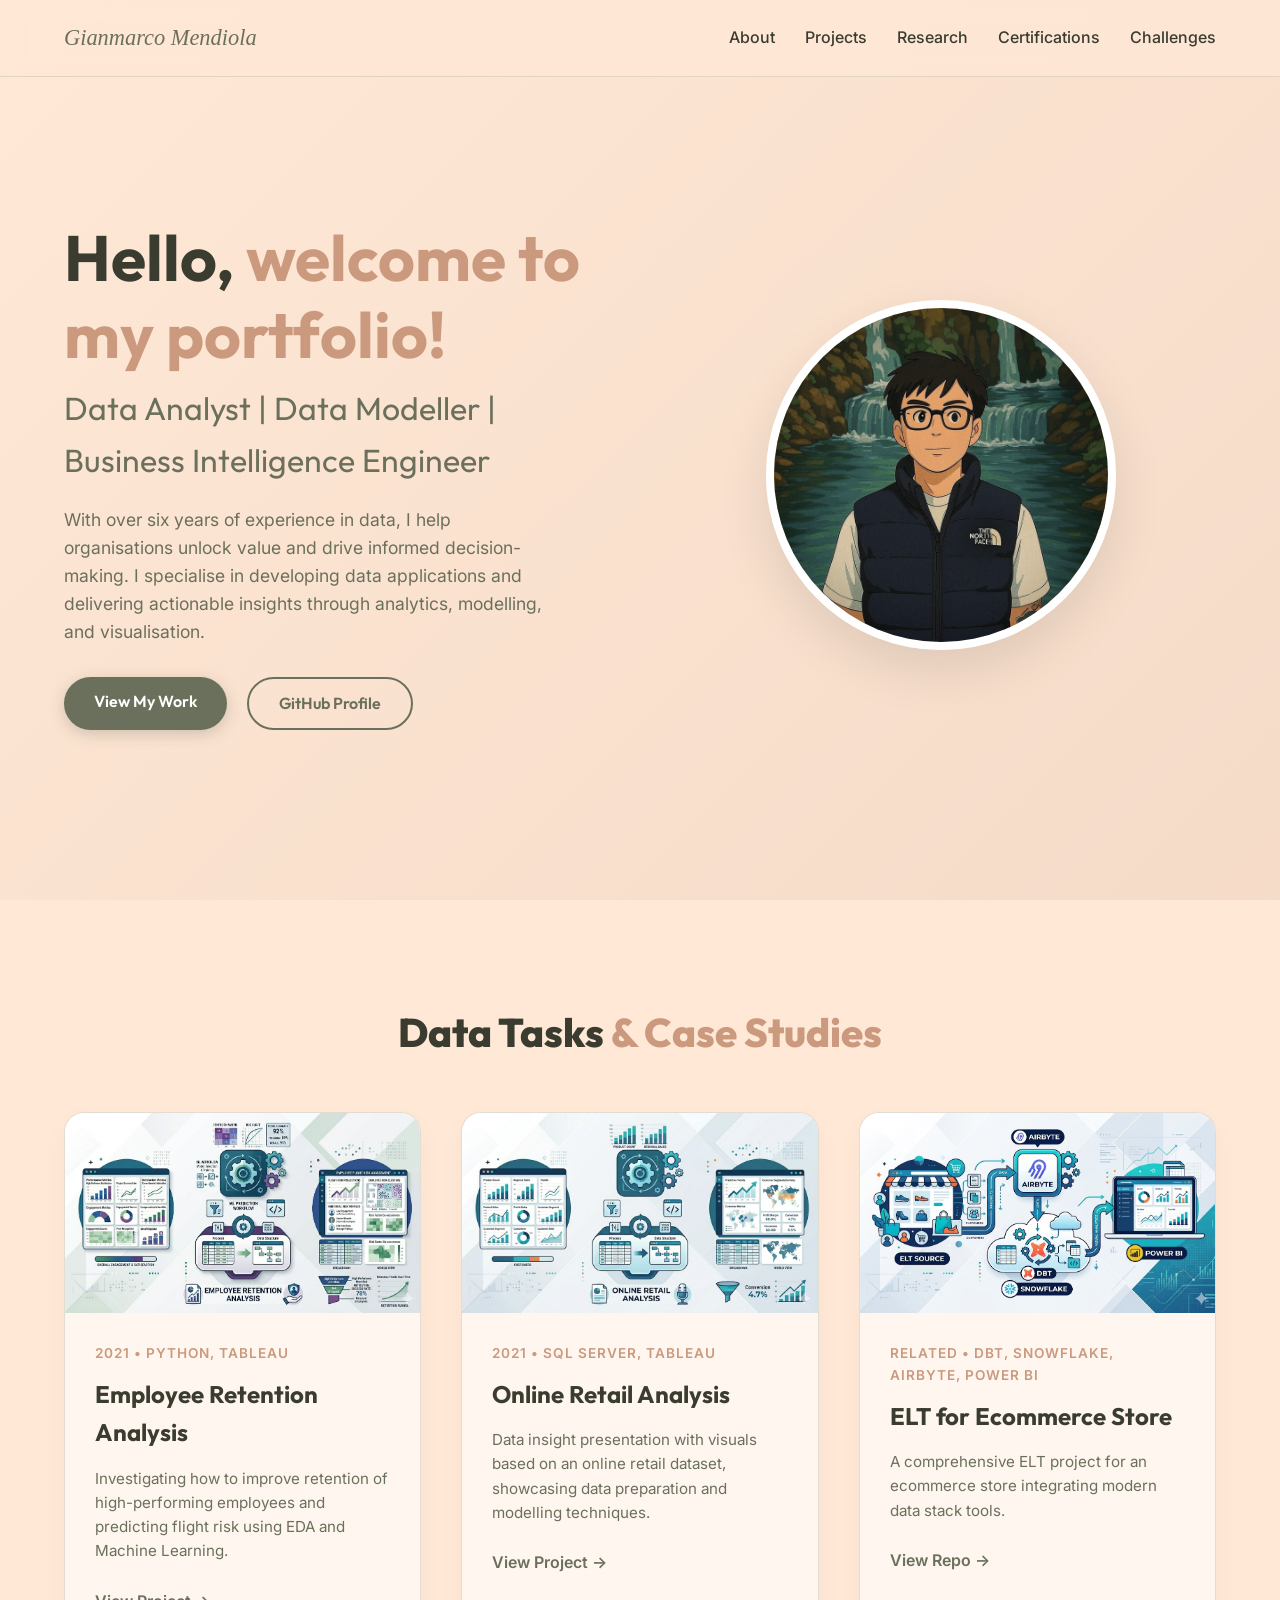
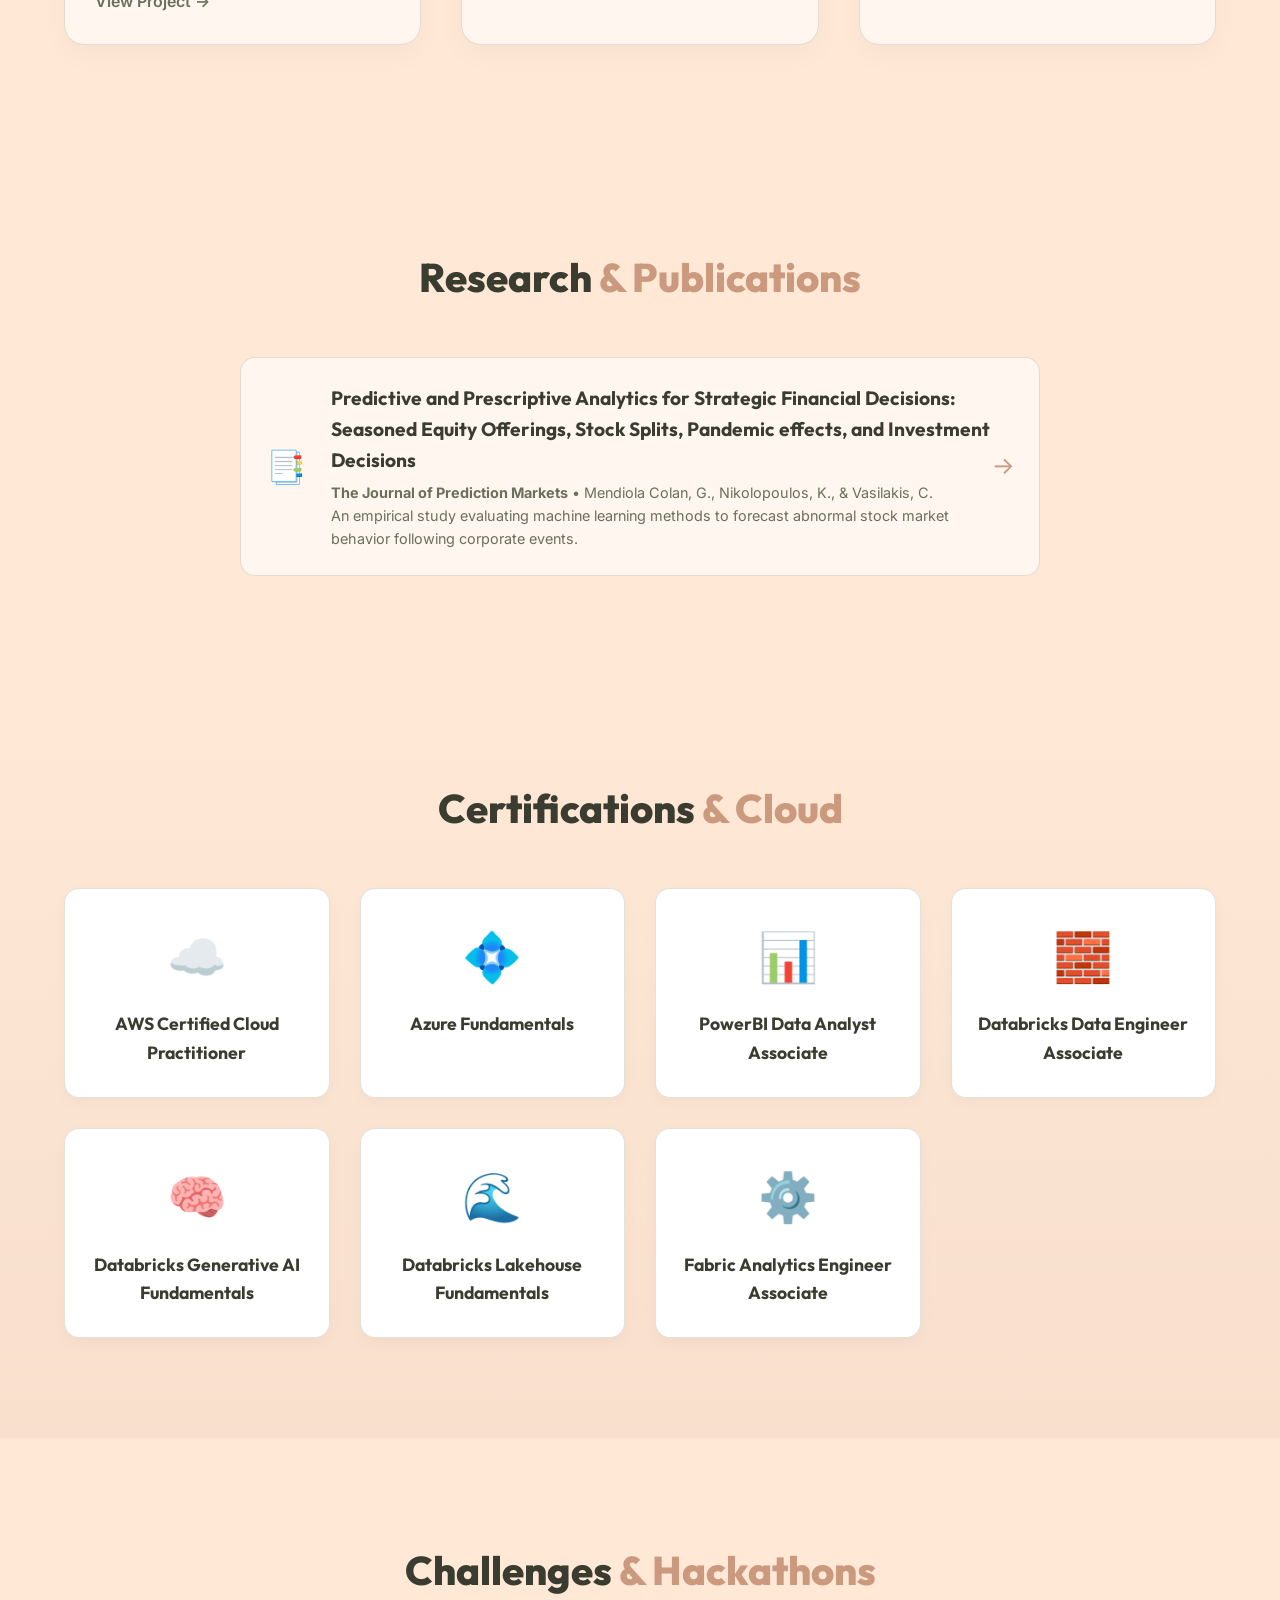
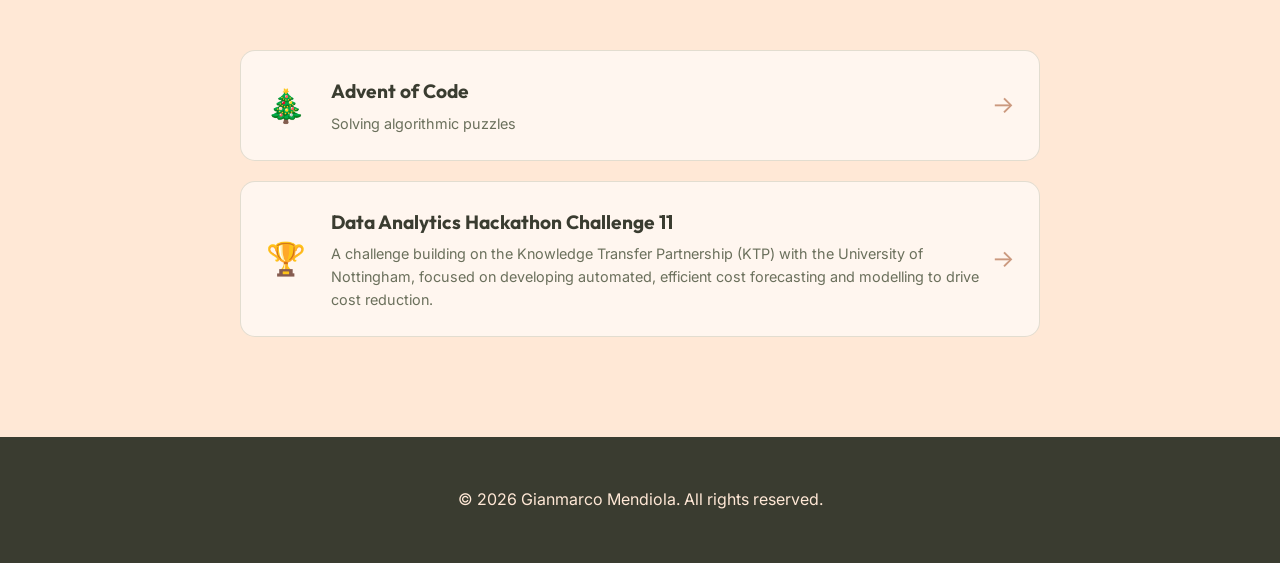
<file: index.html>
<!DOCTYPE html>
<html lang="en">

<head>
    <meta charset="UTF-8">
    <meta name="viewport" content="width=device-width, initial-scale=1.0">
    <title>G. Mendiola | Data Portfolio</title>
    <link rel="icon" href="assets/images/favicon/favicon.ico">
    <link rel="preconnect" href="https://fonts.googleapis.com">
    <link rel="preconnect" href="https://fonts.gstatic.com" crossorigin>
    <link
        href="https://fonts.googleapis.com/css2?family=Outfit:wght@300;400;600;800&family=Inter:wght@300;400;500&display=swap"
        rel="stylesheet">
    <link rel="stylesheet" href="assets/css/style.css">
</head>

<body>
    <nav class="navbar">
        <div class="nav-content">
            <a href="#" class="logo">Gianmarco Mendiola</a>
            <button class="nav-toggle" aria-label="Toggle navigation">☰</button>
            <ul class="nav-links">
                <li><a href="#about">About</a></li>
                <li><a href="#projects">Projects</a></li>
                <li><a href="#research">Research</a></li>
                <li><a href="#certifications">Certifications</a></li>
                <li><a href="#challenges">Challenges</a></li>
            </ul>
        </div>
    </nav>

    <header class="hero" id="about">
        <div class="hero-content">
            <div class="hero-text fade-in">
                <h1>Hello, <span class="highlight">welcome to my portfolio! </span></h1>
                <h2>Data Analyst | Data Modeller | Business Intelligence Engineer</h2>
                <p>With over six years of experience in data, I help organisations unlock value and drive informed decision-making. 
                    I specialise in developing data applications and delivering actionable insights through analytics, modelling, and visualisation.<div class="hero-cta">
                    <a href="#projects" class="btn btn-primary">View My Work</a>
                    <a href="https://github.com/gmendiola94" class="btn btn-secondary" target="_blank">GitHub
                        Profile</a>
                </div>
            </div>
            <div class="hero-image fade-in-delayed">
                <img src="assets/images/profile_placeholder.png" alt="Profile Avatar" class="avatar">
            </div>
        </div>
    </header>

    <section class="projects-section section" id="projects">
        <div class="section-container">
            <h2 class="section-title fade-in">Data Tasks <span>& Case Studies</span></h2>
            <div class="projects-grid">

                <!-- Project 1 -->
                <div class="project-card fade-in">
                    <div class="project-img-wrapper">
                        <img src="assets/images/employee_retention.png" alt="Employee Retention" class="project-img">
                    </div>
                    <div class="project-content">
                        <div class="project-meta">2021 &bull; Python, Tableau</div>
                        <h3>Employee Retention Analysis</h3>
                        <p>Investigating how to improve retention of high-performing employees and predicting flight
                            risk using EDA and Machine Learning.</p>
                        <div class="project-links">
                            <a href="employee-retention.html" class="project-link">View Project &rarr;</a>
                        </div>
                    </div>
                </div>

                <!-- Project 2 -->
                <div class="project-card fade-in">
                    <div class="project-img-wrapper">
                        <img src="assets/images/online_retail.png" alt="Online Retail Analysis" class="project-img">
                    </div>
                    <div class="project-content">
                        <div class="project-meta">2021 &bull; SQL Server, Tableau</div>
                        <h3>Online Retail Analysis</h3>
                        <p>Data insight presentation with visuals based on an online retail dataset, showcasing data
                            preparation and modelling techniques.</p>
                        <div class="project-links">
                            <a href="online-retail.html" class="project-link">View Project &rarr;</a>
                        </div>
                    </div>
                </div>

                <!-- Related Project -->
                <div class="project-card fade-in">
                    <div class="project-img-wrapper">
                        <img src="assets/images/elt_poc.png" alt="ELT Ecommerce Store" class="project-img">
                    </div>
                    <div class="project-content">
                        <div class="project-meta">Related &bull; DBT, Snowflake, Airbyte, Power BI</div>
                        <h3>ELT for Ecommerce Store</h3>
                        <p>A comprehensive ELT project for an ecommerce store integrating modern data stack tools.</p>
                        <div class="project-links">
                            <a href="https://github.com/gmendiola94/dbt-ecommerce-poc" target="_blank"
                                class="project-link">View Repo &rarr;</a>
                        </div>
                    </div>
                </div>

            </div>
        </div>
    </section>

    <section class="research-section section" id="research">
        <div class="section-container">
            <h2 class="section-title fade-in">Research <span>& Publications</span></h2>
            <div class="challenges-list fade-in">
                <a href="https://doi.org/10.5750/jpm.v18i3.2181" class="challenge-item" target="_blank">
                    <div class="challenge-icon">📑</div>
                    <div class="challenge-text">
                        <h4>Predictive and Prescriptive Analytics for Strategic Financial Decisions: Seasoned Equity
                            Offerings, Stock Splits, Pandemic effects, and Investment Decisions</h4>
                        <p><strong>The Journal of Prediction Markets</strong> &bull; Mendiola Colan, G., Nikolopoulos,
                            K., & Vasilakis, C.<br>
                            An empirical study evaluating machine learning methods to forecast abnormal stock market
                            behavior following corporate events.</p>
                    </div>
                    <div class="arrow">&rarr;</div>
                </a>
            </div>
        </div>
    </section>

    <section class="achievements-section section" id="certifications">
        <div class="section-container">
            <h2 class="section-title fade-in">Certifications <span>& Cloud</span></h2>
            <div class="badges-grid">
                <a href="https://www.credly.com/earner/earned/badge/d70b51e0-cf3d-4960-a5d5-27db8c4fc084"
                    class="badge-card fade-in" target="_blank">
                    <div class="badge-icon">☁️</div>
                    <h4>AWS Certified Cloud Practitioner</h4>
                </a>
                <a href="https://www.credly.com/badges/e33245da-3779-42bd-984e-832ee2df6ef8"
                    class="badge-card fade-in" target="_blank">
                    <div class="badge-icon">💠</div>
                    <h4>Azure Fundamentals</h4>
                </a>

                <a href="https://www.credly.com/badges/27a6b348-9151-4630-87f2-137a7fa4d5b0"
                    class="badge-card fade-in" target="_blank">
                    <div class="badge-icon">📊</div>
                    <h4>PowerBI Data Analyst Associate</h4>
                </a>
                <a href="https://credentials.databricks.com/e6cb40c9-83a7-4753-b311-13a0d8bd6461#acc.DUz016IA"
                    class="badge-card fade-in" target="_blank">
                    <div class="badge-icon">🧱</div>
                    <h4>Databricks Data Engineer Associate</h4>
                </a>
                <a href="https://credentials.databricks.com/92c38d4d-ffa3-4a72-982e-c6ab8fd6371e#acc.1vr5tSQA"
                    class="badge-card fade-in" target="_blank">
                    <div class="badge-icon">🧠</div>
                    <h4>Databricks Generative AI Fundamentals</h4>
                </a>
                <a href="https://credentials.databricks.com/da71b398-a584-4d45-9285-b4c1327e7db9#acc.vKB2rmxd"
                    class="badge-card fade-in" target="_blank">
                    <div class="badge-icon">🌊</div>
                    <h4>Databricks Lakehouse Fundamentals</h4>
                </a>
                <a href="https://learn.microsoft.com/en-gb/users/gianmarcomendiola-2873/credentials/a61a205dda977a83?ref=https%3A%2F%2Fwww.linkedin.com%2F"
                    class="badge-card fade-in" target="_blank">
                    <div class="badge-icon">⚙️</div>
                    <h4>Fabric Analytics Engineer Associate</h4>
                </a>
            </div>
        </div>
    </section>

    <section class="challenges-section section" id="challenges">
        <div class="section-container">
            <h2 class="section-title fade-in">Challenges <span>& Hackathons</span></h2>
            <div class="challenges-list fade-in">
                <a href="https://github.com/gmendiola94/Hands-on-Data/tree/main/Challenges/Advent-of-Code"
                    class="challenge-item" target="_blank">
                    <div class="challenge-icon">🎄</div>
                    <div class="challenge-text">
                        <h4>Advent of Code</h4>
                        <p>Solving algorithmic puzzles</p>
                    </div>
                    <div class="arrow">&rarr;</div>
                </a>
                <a href="https://www.youtube.com/watch?v=lSXov50lk6U"
                    class="challenge-item" target="_blank">
                    <div class="challenge-icon">🏆</div>
                    <div class="challenge-text">
                        <h4>Data Analytics Hackathon Challenge 11</h4>
                        <p>A challenge building on the Knowledge Transfer Partnership (KTP) 
                            with the University of Nottingham, focused on developing automated,
                            efficient cost forecasting and modelling to drive cost reduction.</p>
                    </div>
                    <div class="arrow">&rarr;</div>
                </a>
            </div>
        </div>
    </section>

    <footer class="footer">
        <div class="footer-content">
            <p>© 2026 Gianmarco Mendiola. All rights reserved.</p>
        </div>
    </footer>

    <script src="assets/js/main.js"></script>
</body>

</html>
</file>
<file: assets/css/style.css>
:root {
    /* Color Palette */
    --clr-terracotta: #cb997e;
    --clr-sand: #ddbea9;
    --clr-cream: #ffe8d6;
    --clr-sage: #b7b7a4;
    --clr-olive: #6b705c;

    /* Background & Text */
    --bg-main: var(--clr-cream);
    --bg-card: rgba(255, 255, 255, 0.6);
    --bg-card-hover: rgba(255, 255, 255, 0.9);
    --text-primary: #3a3c30;
    /* Darker olive for readability */
    --text-secondary: var(--clr-olive);
    --border-light: rgba(183, 183, 164, 0.4);

    /* Fonts */
    --font-heading: 'Outfit', sans-serif;
    --font-body: 'Inter', sans-serif;
}

* {
    margin: 0;
    padding: 0;
    box-sizing: border-box;
}

html {
    scroll-behavior: smooth;
}

body {
    font-family: var(--font-body);
    background-color: var(--bg-main);
    color: var(--text-primary);
    line-height: 1.6;
    overflow-x: hidden;
}

h1,
h2,
h3,
h4,
.logo {
    font-family: var(--font-heading);
    color: var(--text-primary);
}

a {
    text-decoration: none;
    color: inherit;
    transition: all 0.3s ease;
}

ul {
    list-style: none;
}

.section {
    padding: 100px 5%;
}

.section-container {
    max-width: 1200px;
    margin: 0 auto;
}

.section-title {
    font-size: 2.5rem;
    margin-bottom: 3rem;
    text-align: center;
    position: relative;
    font-weight: 800;
}

.section-title span {
    color: var(--clr-terracotta);
}

/* Navbar */
.navbar {
    position: fixed;
    top: 0;
    width: 100%;
    padding: 20px 5%;
    background: rgba(255, 232, 214, 0.8);
    backdrop-filter: blur(10px);
    z-index: 1000;
    border-bottom: 1px solid var(--border-light);
    transition: padding 0.3s ease;
}

.navbar.scrolled {
    padding: 15px 5%;
    box-shadow: 0 4px 20px rgba(0, 0, 0, 0.05);
}

.nav-content {
    max-width: 1200px;
    margin: 0 auto;
    display: flex;
    justify-content: space-between;
    align-items: center;
}

.logo {
    font-size: 1.4rem;
    font-weight: 200;
    font-style: italic;

    /* -- add handwritten modern aesthetic fonts from google fonts -- */
    font-family: 'Alegreya', serif;


    color: var(--clr-olive);
}

.nav-links {
    display: flex;
    gap: 30px;
}

.nav-toggle {
    display: none;
    background: none;
    border: none;
    font-size: 1.5rem;
    cursor: pointer;
    color: var(--clr-olive);
}

.nav-links a {
    font-weight: 500;
    font-size: 1rem;
}

.nav-links a:hover {
    color: var(--clr-terracotta);
}

/* Hero Section */
.hero {
    min-height: 100vh;
    display: flex;
    align-items: center;
    padding: 100px 5% 50px;
    background: linear-gradient(135deg, var(--clr-cream) 0%, rgba(221, 190, 169, 0.3) 100%);
}

.hero-content {
    max-width: 1200px;
    margin: 0 auto;
    display: flex;
    align-items: center;
    justify-content: space-between;
    gap: 50px;
}

.hero-text {
    flex: 1;
}

.hero-text h1 {
    font-size: 4rem;
    line-height: 1.2;
    margin-bottom: 10px;
}

.highlight {
    color: var(--clr-terracotta);
}

.hero-text h2 {
    font-size: 2rem;
    color: var(--clr-olive);
    margin-bottom: 20px;
    font-weight: 400;
}

.hero-text p {
    font-size: 1.1rem;
    color: var(--text-secondary);
    margin-bottom: 30px;
    max-width: 500px;
}

.hero-cta {
    display: flex;
    gap: 20px;
}

.btn {
    padding: 12px 30px;
    border-radius: 30px;
    font-weight: 600;
    font-family: var(--font-heading);
    cursor: pointer;
    display: inline-block;
}

.btn-primary {
    background-color: var(--clr-olive);
    color: white;
    box-shadow: 0 4px 15px rgba(107, 112, 92, 0.3);
}

.btn-primary:hover {
    background-color: var(--text-primary);
    transform: translateY(-2px);
    color: white;
}

.btn-secondary {
    background-color: transparent;
    color: var(--clr-olive);
    border: 2px solid var(--clr-olive);
}

.btn-secondary:hover {
    background-color: var(--clr-sand);
    border-color: var(--clr-sand);
    color: var(--text-primary);
}

.hero-image {
    flex: 1;
    display: flex;
    justify-content: center;
}

.avatar {
    width: 350px;
    height: 350px;
    border-radius: 50%;
    object-fit: cover;
    box-shadow: 0 20px 50px rgba(0, 0, 0, 0.1);
    border: 8px solid white;
    transition: transform 0.5s ease;
}

.avatar:hover {
    transform: scale(1.05) rotate(2deg);
}

/* Projects Section */
.projects-section {
    background-color: var(--bg-main);
}

.projects-grid {
    display: grid;
    grid-template-columns: repeat(auto-fit, minmax(min(100%, 320px), 1fr));
    gap: 40px;
}

.project-card {
    background: var(--bg-card);
    border-radius: 20px;
    overflow: hidden;
    box-shadow: 0 10px 30px rgba(0, 0, 0, 0.03);
    border: 1px solid var(--border-light);
    backdrop-filter: blur(10px);
    transition: all 0.4s ease;
}

.project-card:hover {
    transform: translateY(-10px);
    background: var(--bg-card-hover);
    box-shadow: 0 20px 40px rgba(0, 0, 0, 0.08);
}

.project-img-wrapper {
    width: 100%;
    height: 200px;
    overflow: hidden;
}

.project-img {
    width: 100%;
    height: 100%;
    object-fit: cover;
    transition: transform 0.5s ease;
}

.project-card:hover .project-img {
    transform: scale(1.1);
}

.project-content {
    padding: 30px;
}

.project-meta {
    font-size: 0.85rem;
    color: var(--clr-terracotta);
    font-weight: 600;
    margin-bottom: 10px;
    text-transform: uppercase;
    letter-spacing: 1px;
}

.project-content h3 {
    font-size: 1.5rem;
    margin-bottom: 15px;
}

.project-content p {
    color: var(--text-secondary);
    font-size: 0.95rem;
    margin-bottom: 25px;
}

.project-link {
    font-weight: 600;
    color: var(--clr-olive);
    display: inline-flex;
    align-items: center;
    gap: 5px;
}

.project-link:hover {
    color: var(--clr-terracotta);
    gap: 10px;
}

/* Badges / Certs */
.achievements-section {
    background: linear-gradient(180deg, var(--bg-main) 0%, rgba(221, 190, 169, 0.2) 100%);
}

.badges-grid {
    display: grid;
    grid-template-columns: repeat(auto-fit, minmax(min(100%, 250px), 1fr));
    gap: 30px;
}

.badge-card {
    background: white;
    padding: 30px 20px;
    border-radius: 15px;
    text-align: center;
    box-shadow: 0 5px 15px rgba(0, 0, 0, 0.03);
    border: 1px solid var(--border-light);
    display: flex;
    flex-direction: column;
    align-items: center;
    gap: 15px;
}

.badge-card:hover {
    transform: translateY(-5px);
    border-color: var(--clr-terracotta);
    box-shadow: 0 10px 25px rgba(203, 153, 126, 0.15);
}

.badge-icon {
    font-size: 3rem;
}

.badge-card h4 {
    font-size: 1.1rem;
}

/* Challenges */
.challenges-list {
    max-width: 800px;
    margin: 0 auto;
    display: flex;
    flex-direction: column;
    gap: 20px;
}

.challenge-item {
    display: flex;
    align-items: center;
    padding: 25px;
    background: var(--bg-card);
    border-radius: 15px;
    border: 1px solid var(--border-light);
}

.challenge-item:hover {
    background: white;
    border-color: var(--clr-sand);
    transform: scale(1.02);
}

.challenge-icon {
    font-size: 2rem;
    margin-right: 25px;
}

.challenge-text {
    flex: 1;
}

.challenge-text h4 {
    font-size: 1.2rem;
    margin-bottom: 5px;
}

.challenge-text p {
    font-size: 0.9rem;
    color: var(--text-secondary);
}

.arrow {
    font-size: 1.5rem;
    color: var(--clr-terracotta);
    transition: transform 0.3s ease;
}

.challenge-item:hover .arrow {
    transform: translateX(5px);
}

/* Footer */
.footer {
    padding: 50px 5%;
    text-align: center;
    background-color: var(--text-primary);
    color: var(--clr-cream);
}

.disclaimer {
    font-size: 0.85rem;
    margin-top: 10px;
    opacity: 0.7;
}

/* Animations */
.fade-in {
    opacity: 0;
    transform: translateY(30px);
    transition: opacity 0.8s ease, transform 0.8s ease;
}

.fade-in-delayed {
    opacity: 0;
    transform: translateY(30px);
    transition: opacity 0.8s ease 0.3s, transform 0.8s ease 0.3s;
}

.fade-in.appear,
.fade-in-delayed.appear {
    opacity: 1;
    transform: translateY(0);
}

/* Responsive */
@media (max-width: 768px) {
    .hero-content {
        flex-direction: column;
        text-align: center;
        margin-top: 50px;
    }

    .hero-cta {
        justify-content: center;
        flex-wrap: wrap;
    }

    .nav-toggle {
        display: block;
    }

    .nav-links {
        display: none;
        position: absolute;
        top: 100%;
        left: 0;
        width: 100%;
        background: var(--bg-main);
        flex-direction: column;
        padding: 20px;
        gap: 20px;
        border-bottom: 1px solid var(--border-light);
        text-align: center;
        box-shadow: 0 10px 20px rgba(0, 0, 0, 0.1);
    }

    .nav-links.active {
        display: flex;
    }

    .hero-text h1 {
        font-size: 3rem;
    }

    .avatar {
        width: 250px;
        height: 250px;
    }

    .case-title {
        font-size: 1.8rem !important;
        line-height: 1.1;
    }

    .hero-text h2 {
        font-size: 1.2rem !important;
    }

    .hero-text p {
        font-size: 1rem !important;
    }
}

@media (max-width: 480px) {
    .hero-text h1 {
        font-size: 2.2rem;
    }

    .hero-text h2 {
        font-size: 1.5rem;
    }

    .section {
        padding: 60px 5%;
    }

    .section-title {
        font-size: 2rem;
    }

    .btn {
        width: 100%;
        text-align: center;
    }
}

/* Consulting Case Study Layout */
.case-study-container {
    max-width: 1200px;
    margin: 0 auto;
    padding: 2rem 5%;
    display: flex;
    gap: 3rem;
    align-items: flex-start;
}

.case-sidebar {
    flex: 0 0 250px;
    position: sticky;
    top: 100px;
    background: var(--bg-card);
    padding: 2rem;
    border-radius: 12px;
    border: 1px solid var(--border-light);
    box-shadow: 0 4px 15px rgba(0, 0, 0, 0.02);
}

.case-sidebar h4 {
    margin-bottom: 1rem;
    font-size: 1.1rem;
    color: var(--text-primary);
}

.case-sidebar ul {
    list-style: none;
    padding: 0;
}

.case-sidebar li {
    margin-bottom: 0.8rem;
}

.case-sidebar a {
    color: var(--text-secondary);
    font-size: 0.95rem;
    transition: color 0.3s ease;
}

.case-sidebar a:hover {
    color: var(--clr-terracotta);
    font-weight: 500;
}

.case-content {
    flex: 1;
    min-width: 0;
    /* Prevents flex items from overflowing container */
}

.case-content section {
    margin-bottom: 4rem;
}

.case-content h2 {
    font-size: 1.8rem;
    margin-bottom: 1.2rem;
    color: var(--text-primary);
    border-bottom: 2px solid var(--clr-sand);
    padding-bottom: 0.5rem;
}

.case-content p,
.case-content ul {
    font-size: 1.1rem;
    line-height: 1.8;
    color: var(--text-secondary);
    margin-bottom: 1.5rem;
}

.case-content ul {
    padding-left: 1.5rem;
    list-style-type: square;
}

.metric-cards {
    display: grid;
    grid-template-columns: repeat(auto-fit, minmax(200px, 1fr));
    gap: 1.5rem;
    margin-bottom: 3rem;
}

.metric-card {
    background: var(--bg-card);
    padding: 1.5rem;
    border-radius: 12px;
    border-left: 5px solid var(--clr-terracotta);
    box-shadow: 0 5px 15px rgba(0, 0, 0, 0.05);
}

.metric-card h3 {
    font-size: 2.5rem;
    color: var(--clr-olive);
    margin-bottom: 0.5rem;
}

.metric-card p {
    font-size: 1rem;
    font-weight: 600;
    text-transform: uppercase;
    letter-spacing: 1px;
    margin: 0;
}

.callout-box {
    background: rgba(203, 153, 126, 0.1);
    border-left: 4px solid var(--clr-terracotta);
    padding: 1.5rem 2rem;
    border-radius: 0 12px 12px 0;
    margin: 2rem 0;
}

.callout-box p {
    margin: 0;
    font-style: italic;
    color: var(--text-primary);
    font-weight: 500;
}

.plot-img {
    width: 100%;
    max-width: 100%;
    height: auto;
    border-radius: 12px;
    box-shadow: 0 10px 30px rgba(0, 0, 0, 0.08);
    margin: 2rem 0;
    display: block;
}

.code-container {
    background: #282c34;
    border-radius: 12px;
    padding: 1rem;
    margin: 2rem 0;
    overflow-x: auto;
    max-width: 100%;
}

@media (max-width: 900px) {
    .case-study-container {
        flex-direction: column;
        padding: 1.5rem 15px;
    }

    .case-sidebar {
        position: static;
        width: 100%;
        margin-bottom: 2rem;
        padding: 1.5rem;
    }

    .case-content section {
        margin-bottom: 2.5rem;
    }

    .case-content h2 {
        font-size: 1.6rem;
    }

    .metric-card h3 {
        font-size: 2rem;
    }

    .case-content ul {
        padding-left: 1rem;
    }
}

/* Ensure no horizontal overflow */
body {
    max-width: 100vw;
    overflow-x: hidden;
}

img,
video,
canvas,
svg {
    max-width: 100%;
    height: auto;
}

/* Carousel Styles */
.deck-viewer {
    margin: 3rem 0;
    background: var(--bg-card);
    border-radius: 20px;
    padding: 20px;
    border: 1px solid var(--border-light);
    box-shadow: 0 10px 30px rgba(0, 0, 0, 0.03);
    max-width: 100%;
    width: 100%;
    overflow: hidden;
}

.deck-header {
    display: flex;
    justify-content: space-between;
    align-items: center;
    margin-bottom: 20px;
}

.deck-title-area p {
    font-size: 0.9rem;
    color: var(--text-secondary);
    margin: 0 0 5px 0;
    font-weight: 500;
}

.deck-title-area h3 {
    margin: 0;
    font-size: 1.5rem;
    color: var(--text-primary);
}

.deck-actions .btn {
    padding: 8px 16px;
    font-size: 0.9rem;
}

.deck-main {
    position: relative;
    background: #0f172a;
    border-radius: 1.5rem;
    padding: 10px;
    aspect-ratio: 16/9;
    display: flex;
    align-items: center;
    justify-content: center;
    box-shadow: inset 0 2px 10px rgba(0, 0, 0, 0.5);
    overflow: hidden;
    width: 100%;
}

.deck-slide-img {
    width: 100% !important;
    max-width: 100% !important;
    height: auto !important;
    max-height: 100%;
    object-fit: contain;
    border-radius: 1rem;
    opacity: 0;
    transition: opacity 0.4s ease;
    display: none;
}

.deck-slide-img.active {
    opacity: 1;
    display: block;
}

.deck-nav-btn {
    position: absolute;
    top: 50%;
    transform: translateY(-50%);
    width: 40px;
    height: 40px;
    border-radius: 50%;
    background: rgba(255, 255, 255, 0.9);
    border: none;
    cursor: pointer;
    display: flex;
    align-items: center;
    justify-content: center;
    box-shadow: 0 4px 10px rgba(0, 0, 0, 0.2);
    transition: all 0.2s ease;
    z-index: 10;
}

.deck-nav-btn:hover {
    background: white;
    transform: translateY(-50%) scale(1.05);
}

.deck-prev {
    left: 15px;
}

.deck-next {
    right: 15px;
}

.deck-thumbnails {
    display: flex;
    gap: 12px;
    margin-top: 20px;
    overflow-x: auto;
    padding-bottom: 10px;
    scrollbar-width: thin;
}

.deck-thumb {
    flex: 0 0 140px;
    background: var(--bg-card);
    border: 2px solid var(--border-light);
    border-radius: 12px;
    padding: 8px;
    cursor: pointer;
    transition: all 0.2s ease;
    text-align: left;
}

.deck-thumb:hover {
    background: white;
    border-color: var(--clr-sand);
}

.deck-thumb.active {
    background: white;
    border-color: var(--text-primary);
    box-shadow: 0 4px 12px rgba(0, 0, 0, 0.05);
}

.deck-thumb-img-wrapper {
    aspect-ratio: 16/9;
    border-radius: 8px;
    overflow: hidden;
    margin-bottom: 8px;
    background: #f1f5f9;
}

.deck-thumb img {
    width: 100%;
    height: 100%;
    object-fit: cover;
}

.deck-thumb-text {
    font-size: 0.75rem;
    color: var(--text-secondary);
    font-weight: 600;
}

@media (max-width: 640px) {
    .deck-header {
        flex-direction: column;
        align-items: flex-start;
        gap: 15px;
    }

    .deck-nav-btn {
        width: 32px;
        height: 32px;
    }

    .deck-viewer {
        padding: 10px;
        margin: 1.5rem 0;
        width: calc(100vw - 30px) !important;
        max-width: 100% !important;
    }

    .deck-main {
        padding: 5px;
        border-radius: 1rem;
        width: 100% !important;
        height: auto !important;
    }

    .deck-thumb {
        flex: 0 0 100px;
        padding: 5px;
    }

    .deck-title-area h3 {
        font-size: 1.1rem;
    }

    .metric-card h3 {
        font-size: 1.5rem;
    }

    .case-content h2 {
        font-size: 1.4rem;
    }
}
</file>
